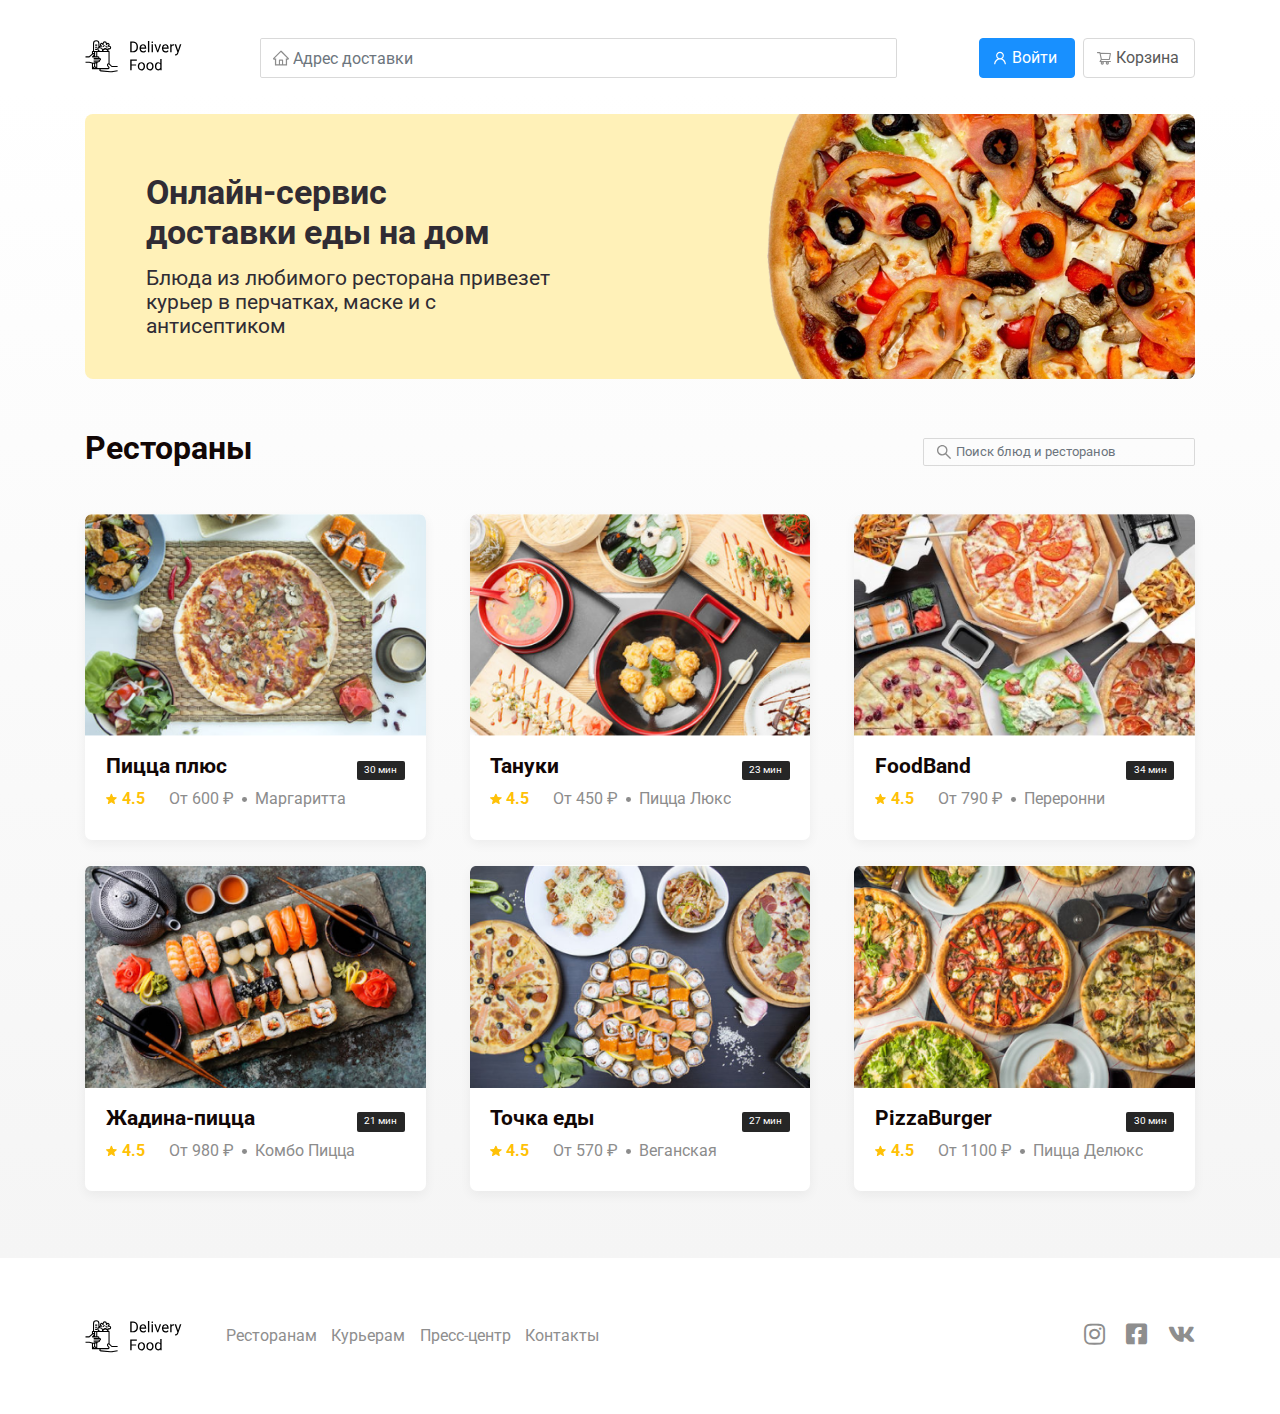
<file: index.html>
<!DOCTYPE html>
<html lang="en">
  <head>
    <meta charset="UTF-8" />
    <meta name="viewport" content="width=device-width, initial-scale=1.0" />
    <link
      rel="stylesheet"
      href="https://stackpath.bootstrapcdn.com/bootstrap/4.5.2/css/bootstrap.min.css"
    />
    <link rel="stylesheet" href="css/style.css" />
    <link
      href="https://fonts.googleapis.com/css2?family=Roboto:wght@400;700&display=swap"
      rel="stylesheet"
    />
    <link href="https://use.fontawesome.com/releases/v5.15.1/css/all.css" rel="stylesheet">
    <script
      src="https://code.jquery.com/jquery-3.5.1.slim.min.js"
      defer
    ></script>
    <script
      src="https://cdn.jsdelivr.net/npm/popper.js@1.16.1/dist/umd/popper.min.js"
      defer
    ></script>
    <script
      src="https://stackpath.bootstrapcdn.com/bootstrap/4.5.2/js/bootstrap.min.js"
      defer
    ></script>
    <script src="js/cart.js" defer></script>
    <title>Delivery food - доставка еды на дом</title>
  </head>
  <body>
    <article>
      <header class="container-xl">
        <div class="row">
          <div class="col">
            <nav class="d-flex flex-wrap justify-content-between menu">
              <a href="https://ilya-artdesigner.github.io/delivery-food/index.html" class="logo"> <!-- change to /page on own host -->
                <svg width="101" height="37" fill="none">
                  <path
                    d="M12.279 6.563h-2.14v1.07h2.14v-1.07zM12.279 8.702h-2.14v1.07h2.14v-1.07zM12.279 10.841h-2.14v1.07h2.14v-1.07zM19.766 7.098h-1.07a1.07 1.07 0 01-1.07 1.07v1.069a2.142 2.142 0 002.14-2.14zM22.44 9.771v-1.07a1.07 1.07 0 01-1.07-1.069H20.3a2.142 2.142 0 002.14 2.14z"
                    fill="#000"
                  />
                  <path
                    d="M28.055 33.05a10.17 10.17 0 01-2.738.123l-9.299-.846a.583.583 0 01.053-1.164h7.17a1.34 1.34 0 001.338-1.338v-.013c0-.28-.092-.554-.26-.779l-1.225-1.632a.603.603 0 01-.12-.36v-.091a.6.6 0 011.024-.424l2.342 2.341a.536.536 0 00.378.157h5.883v-1.07h-5.662l-2.184-2.185a1.701 1.701 0 00-.176-.152V13.515a.535.535 0 00-.535-.535h-.535v-1.604h.802a1.871 1.871 0 100-3.744h-.055a1.67 1.67 0 00-2.36-2.343 2.14 2.14 0 00-4.26 0 1.67 1.67 0 00-2.36 2.343h-.056c-.277 0-.552.062-.802.181v-2.32a3.209 3.209 0 10-6.418 0v7.487h-.534a.535.535 0 00-.535.535v2.352l-2.872 2.461H.513v1.07h3.744a.535.535 0 00.348-.129l3.1-2.657a1.76 1.76 0 011.143-.423.222.222 0 01.157.378l-1.918 1.918a.535.535 0 00.379.913h5.615a.267.267 0 010 .535H9.07a.535.535 0 000 1.07h5.615a.267.267 0 110 .534H9.07a.535.535 0 000 1.07h4.546a.267.267 0 010 .534H9.07a.535.535 0 100 1.07h2.64a.033.033 0 01.025.054.034.034 0 01-.02.012l-3.673.46-3.638-1.04a.534.534 0 00-.147-.02H.513v1.069h3.669l2.749.785v5.097h.001a.53.53 0 00.534.535h7.059a1.652 1.652 0 001.396 2.23l9.299.845a11.139 11.139 0 003.026-.135l4.45-.809-.19-1.052-4.451.809zM13.348 10.841a.535.535 0 01.535-.535h1.07a2.141 2.141 0 012.139 2.14.536.536 0 01-.535.534h-1.07a2.141 2.141 0 01-2.139-2.139zm1.872-2.14h1.337a.535.535 0 00.378-.912l-.802-.802a.599.599 0 11.848-.848l.802.802a.535.535 0 00.913-.378v-1.07a1.07 1.07 0 012.14 0v1.07a.535.535 0 00.912.378l.802-.802a.6.6 0 01.848.848l-.802.802a.534.534 0 00.378.913h1.337a.802.802 0 010 1.604h-1.337a.534.534 0 00-.534.535v.285a3.202 3.202 0 00-4.481.199 3.214 3.214 0 00-3.006-2.088h-.488a.804.804 0 01.755-.535zm7.152 4.28h-4.143a2.14 2.14 0 014.143 0zM9.07 5.492a2.14 2.14 0 114.278 0V9.33a1.607 1.607 0 00-1.07 1.512c0 .79.292 1.552.82 2.14H9.07V5.492zm1.07 8.557h1.07v4.278h-1.07V14.05zm-1.292 1.07c-.287 0-.573.044-.848.13v-1.2h1.07v1.09a1.295 1.295 0 00-.222-.02zm.222 2.895v.313h-.313l.313-.313zm1.07 7.537l1.07-.134v3.92l-1.07-1.07v-2.716zm-2.073.26l1.003-.126v2.582L8 29.338v-3.523a.545.545 0 00.067-.004zm.69 4.282l.848-.849.848.849H8.757zm3.522-4.906a1.104 1.104 0 00.534-.944v-.033h.803a1.338 1.338 0 001.305-1.625 1.337 1.337 0 00-.236-2.653h-.294a1.338 1.338 0 00-1.31-1.605h-.802V14.05h11.23v11.232a1.671 1.671 0 00-1.604 1.668v.091c0 .362.118.713.334 1.002l1.225 1.632a.23.23 0 01.046.137v.013a.268.268 0 01-.268.269H12.279v-4.906zM45.238 14.284V3.62h3.01c.928 0 1.748.205 2.461.616.713.41 1.262.993 1.648 1.75.39.757.588 1.626.593 2.607v.682c0 1.005-.195 1.887-.586 2.644a4.068 4.068 0 01-1.662 1.743c-.718.405-1.555.613-2.512.622h-2.952zm1.406-9.506v8.357h1.48c1.084 0 1.926-.337 2.526-1.011.606-.674.909-1.634.909-2.879v-.622c0-1.211-.286-2.151-.857-2.82-.567-.674-1.372-1.016-2.417-1.025h-1.641zm11.514 9.653c-1.075 0-1.949-.352-2.622-1.055-.674-.708-1.011-1.653-1.011-2.834v-.25c0-.785.149-1.486.447-2.101.302-.62.722-1.104 1.26-1.45a3.17 3.17 0 011.757-.528c1.03 0 1.831.34 2.403 1.018.57.679.856 1.65.856 2.915v.564H55.88c.02.781.246 1.414.681 1.897.44.479.996.718 1.67.718.478 0 .884-.098 1.216-.293.332-.195.622-.454.871-.776l.828.644c-.664 1.02-1.66 1.53-2.988 1.53zm-.169-7.105c-.547 0-1.006.2-1.377.601-.37.395-.6.952-.688 1.67h3.97v-.103c-.04-.688-.225-1.22-.557-1.596-.332-.381-.781-.572-1.348-.572zm6.306 6.958H62.94V3.034h1.355v11.25zm3.648 0h-1.355V6.36h1.355v7.924zM66.478 4.258c0-.22.066-.406.198-.557.136-.151.337-.227.6-.227.264 0 .464.076.601.227a.8.8 0 01.205.557c0 .22-.068.402-.205.549-.137.146-.337.22-.6.22-.264 0-.465-.074-.601-.22a.79.79 0 01-.198-.55zm6.255 8.188l1.963-6.086h1.384l-2.842 7.924h-1.032L69.335 6.36h1.384l2.014 6.086zm7.837 1.985c-1.074 0-1.948-.352-2.622-1.055-.674-.708-1.011-1.653-1.011-2.834v-.25c0-.785.149-1.486.447-2.101.302-.62.722-1.104 1.26-1.45a3.169 3.169 0 011.757-.528c1.03 0 1.831.34 2.403 1.018.571.679.857 1.65.857 2.915v.564h-5.369c.02.781.247 1.414.681 1.897.44.479.996.718 1.67.718.479 0 .884-.098 1.216-.293.332-.195.622-.454.872-.776l.827.644c-.664 1.02-1.66 1.53-2.988 1.53zM80.4 7.326c-.546 0-1.005.2-1.377.601-.37.395-.6.952-.688 1.67h3.97v-.103c-.04-.688-.225-1.22-.557-1.596-.332-.381-.781-.572-1.348-.572zm8.665.25a4.06 4.06 0 00-.667-.052c-.888 0-1.491.379-1.809 1.135v5.625h-1.355V6.36h1.319l.022.915c.444-.708 1.074-1.062 1.89-1.062.263 0 .463.034.6.103v1.26zm3.977 4.724l1.846-5.94h1.45l-3.186 9.147c-.493 1.319-1.277 1.978-2.351 1.978l-.257-.022-.505-.095v-1.099l.366.03c.46 0 .816-.093 1.07-.279.258-.185.47-.525.637-1.018l.3-.806-2.827-7.836h1.48l1.977 5.94zM51.119 27.575h-4.475v4.71h-1.406V21.62h6.606v1.158h-5.2v3.647h4.475v1.15zm1.677.674c0-.777.152-1.475.455-2.095.307-.62.732-1.099 1.274-1.436.547-.336 1.17-.505 1.868-.505 1.079 0 1.95.374 2.614 1.12.67.748 1.004 1.741 1.004 2.982v.095c0 .771-.15 1.465-.447 2.08a3.338 3.338 0 01-1.267 1.428c-.547.342-1.177.513-1.89.513-1.074 0-1.946-.374-2.614-1.12-.665-.748-.997-1.737-.997-2.967v-.095zm1.363.16c0 .88.202 1.585.608 2.118.41.532.957.798 1.64.798.689 0 1.236-.269 1.64-.806.406-.542.609-1.299.609-2.27 0-.87-.208-1.572-.623-2.11-.41-.542-.957-.813-1.64-.813-.67 0-1.209.267-1.62.799-.41.532-.614 1.294-.614 2.285zm7.192-.16c0-.777.151-1.475.454-2.095.308-.62.733-1.099 1.275-1.436.547-.336 1.169-.505 1.867-.505 1.08 0 1.95.374 2.615 1.12.669.748 1.003 1.741 1.003 2.982v.095c0 .771-.148 1.465-.446 2.08a3.338 3.338 0 01-1.267 1.428c-.547.342-1.177.513-1.89.513-1.074 0-1.946-.374-2.615-1.12-.664-.748-.996-1.737-.996-2.967v-.095zm1.362.16c0 .88.203 1.585.608 2.118.41.532.957.798 1.64.798.69 0 1.236-.269 1.642-.806.405-.542.607-1.299.607-2.27 0-.87-.207-1.572-.622-2.11-.41-.542-.957-.813-1.64-.813-.67 0-1.21.267-1.62.799-.41.532-.615 1.294-.615 2.285zm7.222-.153c0-1.216.288-2.192.864-2.93.576-.742 1.33-1.113 2.263-1.113.928 0 1.663.317 2.205.952v-4.13h1.355v11.25h-1.245l-.066-.85c-.542.664-1.296.996-2.263.996-.918 0-1.668-.376-2.249-1.128-.576-.752-.864-1.733-.864-2.944v-.103zm1.355.154c0 .898.186 1.601.557 2.11.37.507.884.761 1.538.761.86 0 1.487-.386 1.882-1.157v-3.64c-.405-.748-1.028-1.121-1.868-1.121-.664 0-1.181.256-1.552.769s-.557 1.272-.557 2.278z"
                    fill="#000"
                  />
                </svg>
              </a>
              <input
                class="form-control input input-address"
                type="text"
                placeholder="Адрес доставки"
              />
              <div class="d-flex justify-content-between">
                <button class="btn btn-primary">
                  <img src="./img/user.svg" alt="user-icon" class="icon" /><span class="btn-caption">Войти</span>
                </button>
                <button class="btn btn-outline-secondary" id="cart">
                  <img
                    src="./img/cart.svg"
                    alt="cart-icon"
                    class="icon"
                  /><span class="btn-caption">Корзина</span>
                </button>
              </div>
            </nav>
          </div>
        </div>
      </header>
      <main>
        <div class="container-xl">
          <div class="row">
            <div class="col">
              <section class="promo">
                <div class="promo-text">
                  <h1>Онлайн-сервис доставки еды на дом</h1>
                  <p>
                    Блюда из любимого ресторана привезет курьер в перчатках,
                    маске и с антисептиком
                  </p>
                </div>
              </section>
            </div>
          </div>
          <div class="row">
            <div class="col">
              <section class="restaurants">
                <header
                  class="d-flex flex-wrap justify-content-between align-items-center"
                >
                  <h1>Рестораны</h1>
                  <input
                    type="text"
                    class="form-control input input-goods"
                    placeholder="Поиск блюд и ресторанов"
                  />
                </header>
                <section class="cards d-flex flex-wrap justify-content-between">
                  <article class="item-card">
                    <a href="https://ilya-artdesigner.github.io/delivery-food/restaurant.html"> <!-- change to /page on own host -->
                      <img class="good-img" src="./img/card-1.png" alt="" />
                      <div class="item-box">
                        <header
                          class="d-flex justify-content-between align-items-center"
                        >
                          <h2>Пицца плюс</h2>
                          <span class="time-box text-center">30 мин</span>
                        </header>
                        <section
                          class="d-flex flex-wrap align-items-center goods-info"
                        >
                          <span class="d-flex align-items-center rating">
                            <img src="./img/star.svg" alt="star" />
                            4.5
                          </span>
                            <span class="price">От 600 ₽</span>
                            <p class="category">Маргаритта</p>
                        </section>
                      </div>
                    </a>
                  </article>
                  <article class="item-card">
                    <a href="https://ilya-artdesigner.github.io/delivery-food/restaurant.html"> <!-- change to /page on own host -->
                      <img class="good-img" src="./img/card-2.png" alt="" />
                      <div class="item-box">
                        <header
                          class="d-flex justify-content-between align-items-center"
                        >
                          <h2>Тануки</h2>
                          <span class="time-box text-center">23 мин</span>
                        </header>
                        <section class="d-flex flex-wrap align-items-center goods-info">
                          <span class="d-inline-flex align-items-center rating">
                            <img src="./img/star.svg" alt="star" />
                            4.5
                          </span>
                            <span class="price">От 450 ₽</span>
                            <p class="category">Пицца Люкс</p>
                        </section>
                      </div>
                    </a>
                  </article>
                  <article class="item-card">
                    <a href="https://ilya-artdesigner.github.io/delivery-food/restaurant.html"> <!-- change to /page on own host -->
                      <img class="good-img" src="./img/card-3.png" alt="" />
                      <div class="item-box">
                        <header
                          class="d-flex justify-content-between align-items-center"
                        >
                          <h2>FoodBand</h2>
                          <span class="time-box text-center">34 мин</span>
                        </header>
                        <section class="d-flex flex-wrap align-items-center goods-info">
                          <span class="d-inline-flex align-items-center rating">
                            <img src="./img/star.svg" alt="star" />
                            4.5
                          </span>
                            <span class="price">От 790 ₽</span>
                            <p class="category">Переронни</p>
                        </section>
                      </div>
                    </a>
                  </article>
                  <article class="item-card">
                    <a href="https://ilya-artdesigner.github.io/delivery-food/restaurant.html"> <!-- change to /page on own host -->
                      <img class="good-img" src="./img/card-4.png" alt="" />
                      <div class="item-box">
                        <header
                          class="d-flex justify-content-between align-items-center"
                        >
                          <h2>Жадина-пицца</h2>
                          <span class="time-box text-center">21 мин</span>
                        </header>
                        <section class="d-flex flex-wrap align-items-center goods-info">
                          <span class="d-inline-flex align-items-center rating">
                            <img src="./img/star.svg" alt="star" />
                            4.5
                          </span>
                            <span class="price">От 980 ₽</span>
                            <p class="category">Комбо Пицца</p>
                        </section>
                      </div>
                    </a>
                    </article>
                  <article class="item-card">
                    <a href="https://ilya-artdesigner.github.io/delivery-food/restaurant.html"> <!-- change to /page on own host -->
                      <img class="good-img" src="./img/card-5.png" alt="" />
                      <div class="item-box">
                        <header
                          class="d-flex justify-content-between align-items-center"
                        >
                          <h2>Точка еды</h2>
                          <span class="time-box text-center">27 мин</span>
                        </header>
                        <section class="d-flex flex-wrap align-items-center goods-info">
                          <span class="d-inline-flex align-items-center rating">
                            <img src="./img/star.svg" alt="star" />
                            4.5
                          </span>
                            <span class="price">От 570 ₽</span>
                            <p class="category">Веганская</p>
                        </section>
                      </div>
                    </a>
                  </article>
                  <article class="item-card">
                    <a href="https://ilya-artdesigner.github.io/delivery-food/restaurant.html"> <!-- change to /page on own host -->
                      <img class="good-img" src="./img/card-6.png" alt="" />
                      <div class="item-box">
                        <header
                          class="d-flex justify-content-between align-items-center"
                        >
                          <h2>PizzaBurger</h2>
                          <span class="time-box text-center">30 мин</span>
                        </header>
                        <section class="d-flex flex-wrap align-items-center goods-info">
                          <span class="d-inline-flex align-items-center rating">
                            <img src="./img/star.svg" alt="star" />
                            4.5
                          </span>
                          <span class="price">От 1100 ₽</span>
                          <p class="category">Пицца Делюкс</p>
                        </section>
                      </div>
                    </a>
                  </article>
                </section>
              </section>
            </div>
          </div>
        </div>
      </main>
      <footer class="container-xl">
        <div class="row">
          <div class="col">
            <div class="d-flex flex-wrap justify-content-between align-items-center">
              <nav class="d-inline-flex flex-wrap align-items-center footer-nav">
                <a href="https://ilya-artdesigner.github.io/delivery-food/index.html" class="logo"> <!-- change to /page on own host -->
                  <svg width="101" height="37" fill="none">
                    <path
                      d="M12.279 6.563h-2.14v1.07h2.14v-1.07zM12.279 8.702h-2.14v1.07h2.14v-1.07zM12.279 10.841h-2.14v1.07h2.14v-1.07zM19.766 7.098h-1.07a1.07 1.07 0 01-1.07 1.07v1.069a2.142 2.142 0 002.14-2.14zM22.44 9.771v-1.07a1.07 1.07 0 01-1.07-1.069H20.3a2.142 2.142 0 002.14 2.14z"
                      fill="#000" />
                    <path
                      d="M28.055 33.05a10.17 10.17 0 01-2.738.123l-9.299-.846a.583.583 0 01.053-1.164h7.17a1.34 1.34 0 001.338-1.338v-.013c0-.28-.092-.554-.26-.779l-1.225-1.632a.603.603 0 01-.12-.36v-.091a.6.6 0 011.024-.424l2.342 2.341a.536.536 0 00.378.157h5.883v-1.07h-5.662l-2.184-2.185a1.701 1.701 0 00-.176-.152V13.515a.535.535 0 00-.535-.535h-.535v-1.604h.802a1.871 1.871 0 100-3.744h-.055a1.67 1.67 0 00-2.36-2.343 2.14 2.14 0 00-4.26 0 1.67 1.67 0 00-2.36 2.343h-.056c-.277 0-.552.062-.802.181v-2.32a3.209 3.209 0 10-6.418 0v7.487h-.534a.535.535 0 00-.535.535v2.352l-2.872 2.461H.513v1.07h3.744a.535.535 0 00.348-.129l3.1-2.657a1.76 1.76 0 011.143-.423.222.222 0 01.157.378l-1.918 1.918a.535.535 0 00.379.913h5.615a.267.267 0 010 .535H9.07a.535.535 0 000 1.07h5.615a.267.267 0 110 .534H9.07a.535.535 0 000 1.07h4.546a.267.267 0 010 .534H9.07a.535.535 0 100 1.07h2.64a.033.033 0 01.025.054.034.034 0 01-.02.012l-3.673.46-3.638-1.04a.534.534 0 00-.147-.02H.513v1.069h3.669l2.749.785v5.097h.001a.53.53 0 00.534.535h7.059a1.652 1.652 0 001.396 2.23l9.299.845a11.139 11.139 0 003.026-.135l4.45-.809-.19-1.052-4.451.809zM13.348 10.841a.535.535 0 01.535-.535h1.07a2.141 2.141 0 012.139 2.14.536.536 0 01-.535.534h-1.07a2.141 2.141 0 01-2.139-2.139zm1.872-2.14h1.337a.535.535 0 00.378-.912l-.802-.802a.599.599 0 11.848-.848l.802.802a.535.535 0 00.913-.378v-1.07a1.07 1.07 0 012.14 0v1.07a.535.535 0 00.912.378l.802-.802a.6.6 0 01.848.848l-.802.802a.534.534 0 00.378.913h1.337a.802.802 0 010 1.604h-1.337a.534.534 0 00-.534.535v.285a3.202 3.202 0 00-4.481.199 3.214 3.214 0 00-3.006-2.088h-.488a.804.804 0 01.755-.535zm7.152 4.28h-4.143a2.14 2.14 0 014.143 0zM9.07 5.492a2.14 2.14 0 114.278 0V9.33a1.607 1.607 0 00-1.07 1.512c0 .79.292 1.552.82 2.14H9.07V5.492zm1.07 8.557h1.07v4.278h-1.07V14.05zm-1.292 1.07c-.287 0-.573.044-.848.13v-1.2h1.07v1.09a1.295 1.295 0 00-.222-.02zm.222 2.895v.313h-.313l.313-.313zm1.07 7.537l1.07-.134v3.92l-1.07-1.07v-2.716zm-2.073.26l1.003-.126v2.582L8 29.338v-3.523a.545.545 0 00.067-.004zm.69 4.282l.848-.849.848.849H8.757zm3.522-4.906a1.104 1.104 0 00.534-.944v-.033h.803a1.338 1.338 0 001.305-1.625 1.337 1.337 0 00-.236-2.653h-.294a1.338 1.338 0 00-1.31-1.605h-.802V14.05h11.23v11.232a1.671 1.671 0 00-1.604 1.668v.091c0 .362.118.713.334 1.002l1.225 1.632a.23.23 0 01.046.137v.013a.268.268 0 01-.268.269H12.279v-4.906zM45.238 14.284V3.62h3.01c.928 0 1.748.205 2.461.616.713.41 1.262.993 1.648 1.75.39.757.588 1.626.593 2.607v.682c0 1.005-.195 1.887-.586 2.644a4.068 4.068 0 01-1.662 1.743c-.718.405-1.555.613-2.512.622h-2.952zm1.406-9.506v8.357h1.48c1.084 0 1.926-.337 2.526-1.011.606-.674.909-1.634.909-2.879v-.622c0-1.211-.286-2.151-.857-2.82-.567-.674-1.372-1.016-2.417-1.025h-1.641zm11.514 9.653c-1.075 0-1.949-.352-2.622-1.055-.674-.708-1.011-1.653-1.011-2.834v-.25c0-.785.149-1.486.447-2.101.302-.62.722-1.104 1.26-1.45a3.17 3.17 0 011.757-.528c1.03 0 1.831.34 2.403 1.018.57.679.856 1.65.856 2.915v.564H55.88c.02.781.246 1.414.681 1.897.44.479.996.718 1.67.718.478 0 .884-.098 1.216-.293.332-.195.622-.454.871-.776l.828.644c-.664 1.02-1.66 1.53-2.988 1.53zm-.169-7.105c-.547 0-1.006.2-1.377.601-.37.395-.6.952-.688 1.67h3.97v-.103c-.04-.688-.225-1.22-.557-1.596-.332-.381-.781-.572-1.348-.572zm6.306 6.958H62.94V3.034h1.355v11.25zm3.648 0h-1.355V6.36h1.355v7.924zM66.478 4.258c0-.22.066-.406.198-.557.136-.151.337-.227.6-.227.264 0 .464.076.601.227a.8.8 0 01.205.557c0 .22-.068.402-.205.549-.137.146-.337.22-.6.22-.264 0-.465-.074-.601-.22a.79.79 0 01-.198-.55zm6.255 8.188l1.963-6.086h1.384l-2.842 7.924h-1.032L69.335 6.36h1.384l2.014 6.086zm7.837 1.985c-1.074 0-1.948-.352-2.622-1.055-.674-.708-1.011-1.653-1.011-2.834v-.25c0-.785.149-1.486.447-2.101.302-.62.722-1.104 1.26-1.45a3.169 3.169 0 011.757-.528c1.03 0 1.831.34 2.403 1.018.571.679.857 1.65.857 2.915v.564h-5.369c.02.781.247 1.414.681 1.897.44.479.996.718 1.67.718.479 0 .884-.098 1.216-.293.332-.195.622-.454.872-.776l.827.644c-.664 1.02-1.66 1.53-2.988 1.53zM80.4 7.326c-.546 0-1.005.2-1.377.601-.37.395-.6.952-.688 1.67h3.97v-.103c-.04-.688-.225-1.22-.557-1.596-.332-.381-.781-.572-1.348-.572zm8.665.25a4.06 4.06 0 00-.667-.052c-.888 0-1.491.379-1.809 1.135v5.625h-1.355V6.36h1.319l.022.915c.444-.708 1.074-1.062 1.89-1.062.263 0 .463.034.6.103v1.26zm3.977 4.724l1.846-5.94h1.45l-3.186 9.147c-.493 1.319-1.277 1.978-2.351 1.978l-.257-.022-.505-.095v-1.099l.366.03c.46 0 .816-.093 1.07-.279.258-.185.47-.525.637-1.018l.3-.806-2.827-7.836h1.48l1.977 5.94zM51.119 27.575h-4.475v4.71h-1.406V21.62h6.606v1.158h-5.2v3.647h4.475v1.15zm1.677.674c0-.777.152-1.475.455-2.095.307-.62.732-1.099 1.274-1.436.547-.336 1.17-.505 1.868-.505 1.079 0 1.95.374 2.614 1.12.67.748 1.004 1.741 1.004 2.982v.095c0 .771-.15 1.465-.447 2.08a3.338 3.338 0 01-1.267 1.428c-.547.342-1.177.513-1.89.513-1.074 0-1.946-.374-2.614-1.12-.665-.748-.997-1.737-.997-2.967v-.095zm1.363.16c0 .88.202 1.585.608 2.118.41.532.957.798 1.64.798.689 0 1.236-.269 1.64-.806.406-.542.609-1.299.609-2.27 0-.87-.208-1.572-.623-2.11-.41-.542-.957-.813-1.64-.813-.67 0-1.209.267-1.62.799-.41.532-.614 1.294-.614 2.285zm7.192-.16c0-.777.151-1.475.454-2.095.308-.62.733-1.099 1.275-1.436.547-.336 1.169-.505 1.867-.505 1.08 0 1.95.374 2.615 1.12.669.748 1.003 1.741 1.003 2.982v.095c0 .771-.148 1.465-.446 2.08a3.338 3.338 0 01-1.267 1.428c-.547.342-1.177.513-1.89.513-1.074 0-1.946-.374-2.615-1.12-.664-.748-.996-1.737-.996-2.967v-.095zm1.362.16c0 .88.203 1.585.608 2.118.41.532.957.798 1.64.798.69 0 1.236-.269 1.642-.806.405-.542.607-1.299.607-2.27 0-.87-.207-1.572-.622-2.11-.41-.542-.957-.813-1.64-.813-.67 0-1.21.267-1.62.799-.41.532-.615 1.294-.615 2.285zm7.222-.153c0-1.216.288-2.192.864-2.93.576-.742 1.33-1.113 2.263-1.113.928 0 1.663.317 2.205.952v-4.13h1.355v11.25h-1.245l-.066-.85c-.542.664-1.296.996-2.263.996-.918 0-1.668-.376-2.249-1.128-.576-.752-.864-1.733-.864-2.944v-.103zm1.355.154c0 .898.186 1.601.557 2.11.37.507.884.761 1.538.761.86 0 1.487-.386 1.882-1.157v-3.64c-.405-.748-1.028-1.121-1.868-1.121-.664 0-1.181.256-1.552.769s-.557 1.272-.557 2.278z"
                      fill="#000" />
                  </svg>
                </a>
                <ul class="d-inline-flex nav-links">
                  <li>
                    <a class="nav-link" href="#"  role="button">Ресторанам</a>
                  </li>
                  <li>
                    <a class="nav-link" href="#" role="button">Курьерам</a>
                  </li>
                  <li>
                    <a class="nav-link" href="#" role="button">Пресс-центр</a>
                  </li>
                  <li>
                    <a class="nav-link" href="#" role="button">Контакты</a>
                  </li>
                </ul>
              </nav>
              <div class="d-flex justify-content-between social">
                <a href="https://www.instagram.com/" target="_blank"><i class="fab fa-instagram"></i></a>
                <a href="https://www.facebook.com/" target="_blank"><i class="fab fa-facebook-square"></i></a>
                <a href="https://vk.com/" target="_blank"><i class="fab fa-vk"></i></a>
              </div>
            </div>
          </div>
        </div>
      </footer>
      <section class="modal-cart">
        <!-- <div class="modal" tabindex="-1">
                <div class="modal-dialog">
                  <div class="modal-content">
                    <div class="modal-header">
                      <h5 class="modal-title">Корзина</h5>
                      <button type="button" class="close">&times;</button>
                    </div>
                    <div class="modal-body">
                      <section class="d-flex justify-content-between align-items-center good-item">
                        <span class="item-name">Ролл угорь стандарт</span>
                        <span class="item-price">250 ₽</span>
                        <div class="d-flex justify-content-between align-items-center counter">
                          <button class="btn btn-outline-primary">&#8722;</button>
                          <span class="item-number">1</span>
                          <button class="btn btn-outline-primary">&#43;</button>
                        </div>
                      </section>
                      <section class="d-flex justify-content-between align-items-center good-item">
                        <span class="item-name">Ролл угорь стандарт</span>
                        <span class="item-price">250 ₽</span>
                        <div class="d-flex justify-content-between align-items-center counter">
                          <button class="btn btn-outline-primary">&#8722;</button>
                          <span class="item-number">1</span>
                          <button class="btn btn-outline-primary">&#43;</button>
                        </div>
                      </section>
                      <section class="d-flex justify-content-between align-items-center good-item">
                        <span class="item-name">Ролл угорь стандарт</span>
                        <span class="item-price">250 ₽</span>
                        <div class="d-flex justify-content-between align-items-center counter">
                          <button class="btn btn-outline-primary">&#8722;</button>
                          <span class="item-number">1</span>
                          <button class="btn btn-outline-primary">&#43;</button>
                        </div>
                      </section>
                      <section class="d-flex justify-content-between align-items-center good-item">
                        <span class="item-name">Ролл угорь стандарт</span>
                        <span class="item-price">250 ₽</span>
                        <div class="d-flex justify-content-between align-items-center counter">
                          <button class="btn btn-outline-primary">&#8722;</button>
                          <span class="item-number">1</span>
                          <button class="btn btn-outline-primary">&#43;</button>
                        </div>
                      </section>
                      <section class="d-flex justify-content-between align-items-center good-item">
                        <span class="item-name">Ролл угорь стандарт</span>
                        <span class="item-price">250 ₽</span>
                        <div class="d-flex justify-content-between align-items-center counter">
                          <button class="btn btn-outline-primary">&#8722;</button>
                          <span class="item-number">1</span>
                          <button class="btn btn-outline-primary">&#43;</button>
                        </div>
                      </section>
                    </div>
                    <div class="modal-footer d-flex justify-content-between align-items">
                      <span class="time-box d-flex justify-content-center align-items-center cart-sum"><span class="sum">1255 ₽</span></span>
                      <section class="d-flex justify-content-between buttons">
                        <button class="btn btn-primary">Оформить заказ</button>
                        <button class="btn btn-outline-secondary" id="cancel">Отмена</button>
                      </section>
                    </div>
                  </div>
                </div>
              </div> -->
      </section>
    </article>
  </body>
</html>
</file>
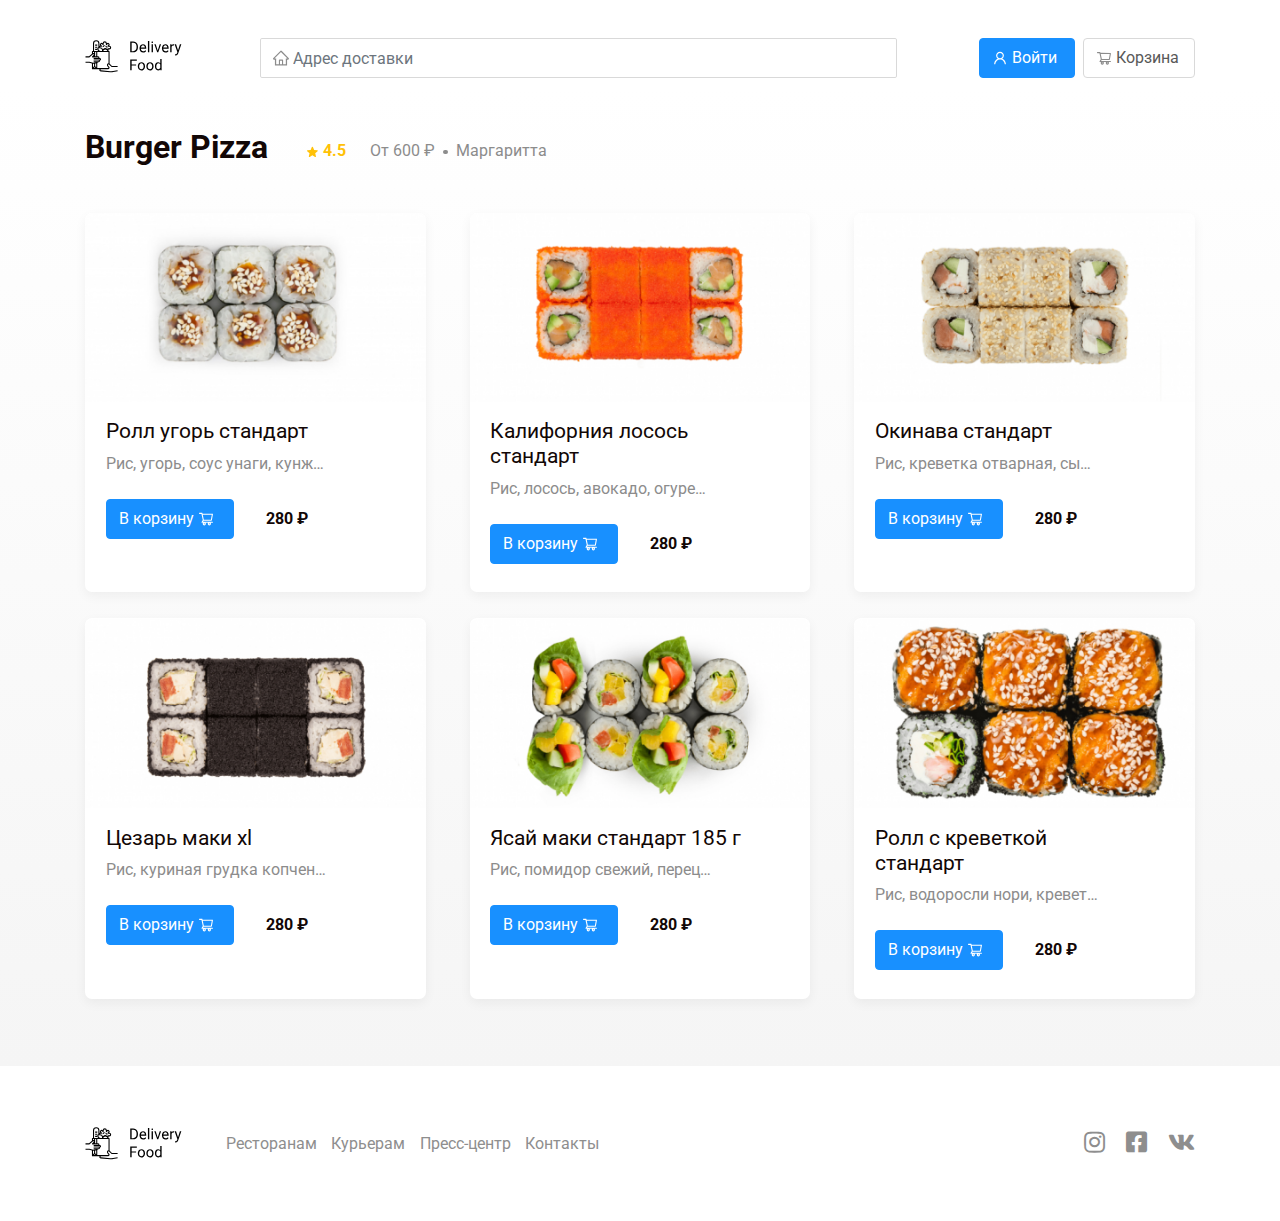
<file: restaurant.html>
<!DOCTYPE html>
<html lang="en">
  <head>
    <meta charset="UTF-8" />
    <meta name="viewport" content="width=device-width, initial-scale=1.0" />
    <link
      rel="stylesheet"
      href="https://stackpath.bootstrapcdn.com/bootstrap/4.5.2/css/bootstrap.min.css"
    />
    <link rel="stylesheet" href="css/style.css" />
    <link
      href="https://fonts.googleapis.com/css2?family=Roboto:wght@400;700&display=swap"
      rel="stylesheet"
    />
    <link href="https://use.fontawesome.com/releases/v5.15.1/css/all.css" rel="stylesheet">
    <script
      src="https://code.jquery.com/jquery-3.5.1.slim.min.js"
      defer
    ></script>
    <script
      src="https://cdn.jsdelivr.net/npm/popper.js@1.16.1/dist/umd/popper.min.js"
      defer
    ></script>
    <script
      src="https://stackpath.bootstrapcdn.com/bootstrap/4.5.2/js/bootstrap.min.js"
      defer
    ></script>
    <script src="js/cart.js" defer></script>
    <title>Delivery food - доставка еды на дом</title>
  </head>
  <body>
    <article>
      <header class="container-xl">
        <div class="row">
          <div class="col">
            <nav class="d-flex flex-wrap justify-content-between menu">
              <a href="https://ilya-artdesigner.github.io/delivery-food/index.html" class="logo"> <!-- change to /page on own host -->
                <svg width="101" height="37" fill="none">
                  <path
                    d="M12.279 6.563h-2.14v1.07h2.14v-1.07zM12.279 8.702h-2.14v1.07h2.14v-1.07zM12.279 10.841h-2.14v1.07h2.14v-1.07zM19.766 7.098h-1.07a1.07 1.07 0 01-1.07 1.07v1.069a2.142 2.142 0 002.14-2.14zM22.44 9.771v-1.07a1.07 1.07 0 01-1.07-1.069H20.3a2.142 2.142 0 002.14 2.14z"
                    fill="#000"
                  />
                  <path
                    d="M28.055 33.05a10.17 10.17 0 01-2.738.123l-9.299-.846a.583.583 0 01.053-1.164h7.17a1.34 1.34 0 001.338-1.338v-.013c0-.28-.092-.554-.26-.779l-1.225-1.632a.603.603 0 01-.12-.36v-.091a.6.6 0 011.024-.424l2.342 2.341a.536.536 0 00.378.157h5.883v-1.07h-5.662l-2.184-2.185a1.701 1.701 0 00-.176-.152V13.515a.535.535 0 00-.535-.535h-.535v-1.604h.802a1.871 1.871 0 100-3.744h-.055a1.67 1.67 0 00-2.36-2.343 2.14 2.14 0 00-4.26 0 1.67 1.67 0 00-2.36 2.343h-.056c-.277 0-.552.062-.802.181v-2.32a3.209 3.209 0 10-6.418 0v7.487h-.534a.535.535 0 00-.535.535v2.352l-2.872 2.461H.513v1.07h3.744a.535.535 0 00.348-.129l3.1-2.657a1.76 1.76 0 011.143-.423.222.222 0 01.157.378l-1.918 1.918a.535.535 0 00.379.913h5.615a.267.267 0 010 .535H9.07a.535.535 0 000 1.07h5.615a.267.267 0 110 .534H9.07a.535.535 0 000 1.07h4.546a.267.267 0 010 .534H9.07a.535.535 0 100 1.07h2.64a.033.033 0 01.025.054.034.034 0 01-.02.012l-3.673.46-3.638-1.04a.534.534 0 00-.147-.02H.513v1.069h3.669l2.749.785v5.097h.001a.53.53 0 00.534.535h7.059a1.652 1.652 0 001.396 2.23l9.299.845a11.139 11.139 0 003.026-.135l4.45-.809-.19-1.052-4.451.809zM13.348 10.841a.535.535 0 01.535-.535h1.07a2.141 2.141 0 012.139 2.14.536.536 0 01-.535.534h-1.07a2.141 2.141 0 01-2.139-2.139zm1.872-2.14h1.337a.535.535 0 00.378-.912l-.802-.802a.599.599 0 11.848-.848l.802.802a.535.535 0 00.913-.378v-1.07a1.07 1.07 0 012.14 0v1.07a.535.535 0 00.912.378l.802-.802a.6.6 0 01.848.848l-.802.802a.534.534 0 00.378.913h1.337a.802.802 0 010 1.604h-1.337a.534.534 0 00-.534.535v.285a3.202 3.202 0 00-4.481.199 3.214 3.214 0 00-3.006-2.088h-.488a.804.804 0 01.755-.535zm7.152 4.28h-4.143a2.14 2.14 0 014.143 0zM9.07 5.492a2.14 2.14 0 114.278 0V9.33a1.607 1.607 0 00-1.07 1.512c0 .79.292 1.552.82 2.14H9.07V5.492zm1.07 8.557h1.07v4.278h-1.07V14.05zm-1.292 1.07c-.287 0-.573.044-.848.13v-1.2h1.07v1.09a1.295 1.295 0 00-.222-.02zm.222 2.895v.313h-.313l.313-.313zm1.07 7.537l1.07-.134v3.92l-1.07-1.07v-2.716zm-2.073.26l1.003-.126v2.582L8 29.338v-3.523a.545.545 0 00.067-.004zm.69 4.282l.848-.849.848.849H8.757zm3.522-4.906a1.104 1.104 0 00.534-.944v-.033h.803a1.338 1.338 0 001.305-1.625 1.337 1.337 0 00-.236-2.653h-.294a1.338 1.338 0 00-1.31-1.605h-.802V14.05h11.23v11.232a1.671 1.671 0 00-1.604 1.668v.091c0 .362.118.713.334 1.002l1.225 1.632a.23.23 0 01.046.137v.013a.268.268 0 01-.268.269H12.279v-4.906zM45.238 14.284V3.62h3.01c.928 0 1.748.205 2.461.616.713.41 1.262.993 1.648 1.75.39.757.588 1.626.593 2.607v.682c0 1.005-.195 1.887-.586 2.644a4.068 4.068 0 01-1.662 1.743c-.718.405-1.555.613-2.512.622h-2.952zm1.406-9.506v8.357h1.48c1.084 0 1.926-.337 2.526-1.011.606-.674.909-1.634.909-2.879v-.622c0-1.211-.286-2.151-.857-2.82-.567-.674-1.372-1.016-2.417-1.025h-1.641zm11.514 9.653c-1.075 0-1.949-.352-2.622-1.055-.674-.708-1.011-1.653-1.011-2.834v-.25c0-.785.149-1.486.447-2.101.302-.62.722-1.104 1.26-1.45a3.17 3.17 0 011.757-.528c1.03 0 1.831.34 2.403 1.018.57.679.856 1.65.856 2.915v.564H55.88c.02.781.246 1.414.681 1.897.44.479.996.718 1.67.718.478 0 .884-.098 1.216-.293.332-.195.622-.454.871-.776l.828.644c-.664 1.02-1.66 1.53-2.988 1.53zm-.169-7.105c-.547 0-1.006.2-1.377.601-.37.395-.6.952-.688 1.67h3.97v-.103c-.04-.688-.225-1.22-.557-1.596-.332-.381-.781-.572-1.348-.572zm6.306 6.958H62.94V3.034h1.355v11.25zm3.648 0h-1.355V6.36h1.355v7.924zM66.478 4.258c0-.22.066-.406.198-.557.136-.151.337-.227.6-.227.264 0 .464.076.601.227a.8.8 0 01.205.557c0 .22-.068.402-.205.549-.137.146-.337.22-.6.22-.264 0-.465-.074-.601-.22a.79.79 0 01-.198-.55zm6.255 8.188l1.963-6.086h1.384l-2.842 7.924h-1.032L69.335 6.36h1.384l2.014 6.086zm7.837 1.985c-1.074 0-1.948-.352-2.622-1.055-.674-.708-1.011-1.653-1.011-2.834v-.25c0-.785.149-1.486.447-2.101.302-.62.722-1.104 1.26-1.45a3.169 3.169 0 011.757-.528c1.03 0 1.831.34 2.403 1.018.571.679.857 1.65.857 2.915v.564h-5.369c.02.781.247 1.414.681 1.897.44.479.996.718 1.67.718.479 0 .884-.098 1.216-.293.332-.195.622-.454.872-.776l.827.644c-.664 1.02-1.66 1.53-2.988 1.53zM80.4 7.326c-.546 0-1.005.2-1.377.601-.37.395-.6.952-.688 1.67h3.97v-.103c-.04-.688-.225-1.22-.557-1.596-.332-.381-.781-.572-1.348-.572zm8.665.25a4.06 4.06 0 00-.667-.052c-.888 0-1.491.379-1.809 1.135v5.625h-1.355V6.36h1.319l.022.915c.444-.708 1.074-1.062 1.89-1.062.263 0 .463.034.6.103v1.26zm3.977 4.724l1.846-5.94h1.45l-3.186 9.147c-.493 1.319-1.277 1.978-2.351 1.978l-.257-.022-.505-.095v-1.099l.366.03c.46 0 .816-.093 1.07-.279.258-.185.47-.525.637-1.018l.3-.806-2.827-7.836h1.48l1.977 5.94zM51.119 27.575h-4.475v4.71h-1.406V21.62h6.606v1.158h-5.2v3.647h4.475v1.15zm1.677.674c0-.777.152-1.475.455-2.095.307-.62.732-1.099 1.274-1.436.547-.336 1.17-.505 1.868-.505 1.079 0 1.95.374 2.614 1.12.67.748 1.004 1.741 1.004 2.982v.095c0 .771-.15 1.465-.447 2.08a3.338 3.338 0 01-1.267 1.428c-.547.342-1.177.513-1.89.513-1.074 0-1.946-.374-2.614-1.12-.665-.748-.997-1.737-.997-2.967v-.095zm1.363.16c0 .88.202 1.585.608 2.118.41.532.957.798 1.64.798.689 0 1.236-.269 1.64-.806.406-.542.609-1.299.609-2.27 0-.87-.208-1.572-.623-2.11-.41-.542-.957-.813-1.64-.813-.67 0-1.209.267-1.62.799-.41.532-.614 1.294-.614 2.285zm7.192-.16c0-.777.151-1.475.454-2.095.308-.62.733-1.099 1.275-1.436.547-.336 1.169-.505 1.867-.505 1.08 0 1.95.374 2.615 1.12.669.748 1.003 1.741 1.003 2.982v.095c0 .771-.148 1.465-.446 2.08a3.338 3.338 0 01-1.267 1.428c-.547.342-1.177.513-1.89.513-1.074 0-1.946-.374-2.615-1.12-.664-.748-.996-1.737-.996-2.967v-.095zm1.362.16c0 .88.203 1.585.608 2.118.41.532.957.798 1.64.798.69 0 1.236-.269 1.642-.806.405-.542.607-1.299.607-2.27 0-.87-.207-1.572-.622-2.11-.41-.542-.957-.813-1.64-.813-.67 0-1.21.267-1.62.799-.41.532-.615 1.294-.615 2.285zm7.222-.153c0-1.216.288-2.192.864-2.93.576-.742 1.33-1.113 2.263-1.113.928 0 1.663.317 2.205.952v-4.13h1.355v11.25h-1.245l-.066-.85c-.542.664-1.296.996-2.263.996-.918 0-1.668-.376-2.249-1.128-.576-.752-.864-1.733-.864-2.944v-.103zm1.355.154c0 .898.186 1.601.557 2.11.37.507.884.761 1.538.761.86 0 1.487-.386 1.882-1.157v-3.64c-.405-.748-1.028-1.121-1.868-1.121-.664 0-1.181.256-1.552.769s-.557 1.272-.557 2.278z"
                    fill="#000"
                  />
                </svg>
              </a>
              <input
                class="form-control input input-address"
                type="text"
                placeholder="Адрес доставки"
              />
              <div class="d-flex justify-content-between">
                <button class="btn btn-primary">
                  <img src="./img/user.svg" alt="user-icon" class="icon" /><span class="btn-caption">Войти</span>
                </button>
                <button class="btn btn-outline-secondary" id="cart">
                  <img
                    src="./img/cart.svg"
                    alt="cart-icon"
                    class="icon"
                  /><span class="btn-caption">Корзина</span>
                </button>
              </div>
            </nav>
          </div>
        </div>
      </header>
      <main>
        <div class="container-xl">
          <div class="row">
            <div class="col">
              <section class="restaurants">
                <header class="d-flex flex-wrap align-items-center restaurant-menu">
                  <h1>Burger Pizza</h1>
                  <span class="d-flex align-items-center rating">
                    <img src="./img/star.svg" alt="star" />
                    4.5
                  </span>     
                  <span class="price">От 600 ₽</span>
                  <p class="category">Маргаритта</p>   
                </header>
                <section class="cards d-flex flex-wrap justify-content-between">
                  <article class="item-card">
                    <img class="good-img" src="./img/menu-card-1.png" alt="" />
                    <div class="item-box">
                      <header class="d-flex flex-column">
                        <h2 class="good-name">Ролл угорь стандарт</h2>
                        <p class="good-descr">Рис, угорь, соус унаги, кунжут, водоросли нори.</p>
                      </header>
                      <section class="d-flex flex-wrap align-items-center goods-info">
                        <button class="btn btn-primary">В корзину <img src="./img/cart-alt.svg" alt="cart-icon" class="icon" /></button>
                        <span class="menu-price">280 ₽</span>
                      </section>
                    </div>
                  </article>
                  <article class="item-card">
                    <img class="good-img" src="./img/menu-card-2.png" alt="" />
                    <div class="item-box">
                      <header class="d-flex flex-column">
                        <h2 class="good-name">Калифорния лосось стандарт</h2>
                        <p class="good-descr">Рис, лосось, авокадо, огурец, майонез, икра масаго, водоросли нори.</p>
                      </header>
                      <section class="d-flex align-items-center goods-info">
                        <button class="btn btn-primary">В корзину <img src="./img/cart-alt.svg" alt="cart-icon" class="icon" /></button>
                        <span class="menu-price">280 ₽</span>
                      </section>
                    </div>
                  </article>
                  <article class="item-card">
                    <img class="good-img" src="./img/menu-card-3.png" alt="" />
                    <div class="item-box">
                      <header class="d-flex flex-column">
                        <h2 class="good-name">Окинава стандарт</h2>
                        <p class="good-descr">Рис, креветка отварная, сыр сливочный, лосось, огурец свежий...</p>
                      </header>
                      <section class="d-flex align-items-center goods-info">
                        <button class="btn btn-primary">В корзину <img src="./img/cart-alt.svg" alt="cart-icon" class="icon" /></button>
                        <span class="menu-price">280 ₽</span>
                      </section>
                    </div>
                  </article>
                  <article class="item-card">
                    <img class="good-img" src="./img/menu-card-4.png" alt="" />
                    <div class="item-box">
                      <header class="d-flex flex-column">
                        <h2 class="good-name">Цезарь маки хl</h2>
                        <p class="good-descr">Рис, куриная грудка копченая, икра масаго, томат, айсберг, соус цезарь...</p>
                      </header>
                      <section class="d-flex align-items-center goods-info">
                        <button class="btn btn-primary">В корзину <img src="./img/cart-alt.svg" alt="cart-icon" class="icon" /></button>
                        <span class="menu-price">280 ₽</span>
                      </section>
                    </div>
                  </article>
                  <article class="item-card">
                    <img class="good-img" src="./img/menu-card-5.png" alt="" />
                    <div class="item-box">
                      <header class="d-flex flex-column">
                        <h2 class="good-name">Ясай маки стандарт 185 г</h2>
                        <p class="good-descr">Рис, помидор свежий, перец болгарский, авокадо, огурец, айсберг</p>
                      </header>
                      <section class="d-flex align-items-center goods-info">
                        <button class="btn btn-primary">В корзину <img src="./img/cart-alt.svg" alt="cart-icon" class="icon" /></button>
                        <span class="menu-price">280 ₽</span>
                      </section>
                    </div>
                  </article>
                  <article class="item-card">
                    <img class="good-img" src="./img/menu-card-6.png" alt="" />
                    <div class="item-box">
                      <header class="d-flex flex-column">
                        <h2 class="good-name">Ролл с креветкой стандарт</h2>
                        <p class="good-descr">Рис, водоросли нори, креветки отварные, сыр сливочный, огурцы</p>
                      </header>
                      <section class="d-flex align-items-center goods-info">
                        <button class="btn btn-primary">В корзину <img src="./img/cart-alt.svg" alt="cart-icon" class="icon" /></button>
                        <span class="menu-price">280 ₽</span>
                      </section>
                    </div>
                  </article>
                </section>
              </section>
            </div>
          </div>
        </div>
      </main>
      <footer class="container-xl">
        <div class="row">
          <div class="col">
            <div class="d-flex flex-wrap justify-content-between align-items-center">
              <nav class="d-inline-flex flex-wrap align-items-center footer-nav">
                <a href="https://ilya-artdesigner.github.io/delivery-food/index.html" class="logo"> <!-- change to /page on own host -->
                  <svg width="101" height="37" fill="none">
                    <path
                      d="M12.279 6.563h-2.14v1.07h2.14v-1.07zM12.279 8.702h-2.14v1.07h2.14v-1.07zM12.279 10.841h-2.14v1.07h2.14v-1.07zM19.766 7.098h-1.07a1.07 1.07 0 01-1.07 1.07v1.069a2.142 2.142 0 002.14-2.14zM22.44 9.771v-1.07a1.07 1.07 0 01-1.07-1.069H20.3a2.142 2.142 0 002.14 2.14z"
                      fill="#000" />
                    <path
                      d="M28.055 33.05a10.17 10.17 0 01-2.738.123l-9.299-.846a.583.583 0 01.053-1.164h7.17a1.34 1.34 0 001.338-1.338v-.013c0-.28-.092-.554-.26-.779l-1.225-1.632a.603.603 0 01-.12-.36v-.091a.6.6 0 011.024-.424l2.342 2.341a.536.536 0 00.378.157h5.883v-1.07h-5.662l-2.184-2.185a1.701 1.701 0 00-.176-.152V13.515a.535.535 0 00-.535-.535h-.535v-1.604h.802a1.871 1.871 0 100-3.744h-.055a1.67 1.67 0 00-2.36-2.343 2.14 2.14 0 00-4.26 0 1.67 1.67 0 00-2.36 2.343h-.056c-.277 0-.552.062-.802.181v-2.32a3.209 3.209 0 10-6.418 0v7.487h-.534a.535.535 0 00-.535.535v2.352l-2.872 2.461H.513v1.07h3.744a.535.535 0 00.348-.129l3.1-2.657a1.76 1.76 0 011.143-.423.222.222 0 01.157.378l-1.918 1.918a.535.535 0 00.379.913h5.615a.267.267 0 010 .535H9.07a.535.535 0 000 1.07h5.615a.267.267 0 110 .534H9.07a.535.535 0 000 1.07h4.546a.267.267 0 010 .534H9.07a.535.535 0 100 1.07h2.64a.033.033 0 01.025.054.034.034 0 01-.02.012l-3.673.46-3.638-1.04a.534.534 0 00-.147-.02H.513v1.069h3.669l2.749.785v5.097h.001a.53.53 0 00.534.535h7.059a1.652 1.652 0 001.396 2.23l9.299.845a11.139 11.139 0 003.026-.135l4.45-.809-.19-1.052-4.451.809zM13.348 10.841a.535.535 0 01.535-.535h1.07a2.141 2.141 0 012.139 2.14.536.536 0 01-.535.534h-1.07a2.141 2.141 0 01-2.139-2.139zm1.872-2.14h1.337a.535.535 0 00.378-.912l-.802-.802a.599.599 0 11.848-.848l.802.802a.535.535 0 00.913-.378v-1.07a1.07 1.07 0 012.14 0v1.07a.535.535 0 00.912.378l.802-.802a.6.6 0 01.848.848l-.802.802a.534.534 0 00.378.913h1.337a.802.802 0 010 1.604h-1.337a.534.534 0 00-.534.535v.285a3.202 3.202 0 00-4.481.199 3.214 3.214 0 00-3.006-2.088h-.488a.804.804 0 01.755-.535zm7.152 4.28h-4.143a2.14 2.14 0 014.143 0zM9.07 5.492a2.14 2.14 0 114.278 0V9.33a1.607 1.607 0 00-1.07 1.512c0 .79.292 1.552.82 2.14H9.07V5.492zm1.07 8.557h1.07v4.278h-1.07V14.05zm-1.292 1.07c-.287 0-.573.044-.848.13v-1.2h1.07v1.09a1.295 1.295 0 00-.222-.02zm.222 2.895v.313h-.313l.313-.313zm1.07 7.537l1.07-.134v3.92l-1.07-1.07v-2.716zm-2.073.26l1.003-.126v2.582L8 29.338v-3.523a.545.545 0 00.067-.004zm.69 4.282l.848-.849.848.849H8.757zm3.522-4.906a1.104 1.104 0 00.534-.944v-.033h.803a1.338 1.338 0 001.305-1.625 1.337 1.337 0 00-.236-2.653h-.294a1.338 1.338 0 00-1.31-1.605h-.802V14.05h11.23v11.232a1.671 1.671 0 00-1.604 1.668v.091c0 .362.118.713.334 1.002l1.225 1.632a.23.23 0 01.046.137v.013a.268.268 0 01-.268.269H12.279v-4.906zM45.238 14.284V3.62h3.01c.928 0 1.748.205 2.461.616.713.41 1.262.993 1.648 1.75.39.757.588 1.626.593 2.607v.682c0 1.005-.195 1.887-.586 2.644a4.068 4.068 0 01-1.662 1.743c-.718.405-1.555.613-2.512.622h-2.952zm1.406-9.506v8.357h1.48c1.084 0 1.926-.337 2.526-1.011.606-.674.909-1.634.909-2.879v-.622c0-1.211-.286-2.151-.857-2.82-.567-.674-1.372-1.016-2.417-1.025h-1.641zm11.514 9.653c-1.075 0-1.949-.352-2.622-1.055-.674-.708-1.011-1.653-1.011-2.834v-.25c0-.785.149-1.486.447-2.101.302-.62.722-1.104 1.26-1.45a3.17 3.17 0 011.757-.528c1.03 0 1.831.34 2.403 1.018.57.679.856 1.65.856 2.915v.564H55.88c.02.781.246 1.414.681 1.897.44.479.996.718 1.67.718.478 0 .884-.098 1.216-.293.332-.195.622-.454.871-.776l.828.644c-.664 1.02-1.66 1.53-2.988 1.53zm-.169-7.105c-.547 0-1.006.2-1.377.601-.37.395-.6.952-.688 1.67h3.97v-.103c-.04-.688-.225-1.22-.557-1.596-.332-.381-.781-.572-1.348-.572zm6.306 6.958H62.94V3.034h1.355v11.25zm3.648 0h-1.355V6.36h1.355v7.924zM66.478 4.258c0-.22.066-.406.198-.557.136-.151.337-.227.6-.227.264 0 .464.076.601.227a.8.8 0 01.205.557c0 .22-.068.402-.205.549-.137.146-.337.22-.6.22-.264 0-.465-.074-.601-.22a.79.79 0 01-.198-.55zm6.255 8.188l1.963-6.086h1.384l-2.842 7.924h-1.032L69.335 6.36h1.384l2.014 6.086zm7.837 1.985c-1.074 0-1.948-.352-2.622-1.055-.674-.708-1.011-1.653-1.011-2.834v-.25c0-.785.149-1.486.447-2.101.302-.62.722-1.104 1.26-1.45a3.169 3.169 0 011.757-.528c1.03 0 1.831.34 2.403 1.018.571.679.857 1.65.857 2.915v.564h-5.369c.02.781.247 1.414.681 1.897.44.479.996.718 1.67.718.479 0 .884-.098 1.216-.293.332-.195.622-.454.872-.776l.827.644c-.664 1.02-1.66 1.53-2.988 1.53zM80.4 7.326c-.546 0-1.005.2-1.377.601-.37.395-.6.952-.688 1.67h3.97v-.103c-.04-.688-.225-1.22-.557-1.596-.332-.381-.781-.572-1.348-.572zm8.665.25a4.06 4.06 0 00-.667-.052c-.888 0-1.491.379-1.809 1.135v5.625h-1.355V6.36h1.319l.022.915c.444-.708 1.074-1.062 1.89-1.062.263 0 .463.034.6.103v1.26zm3.977 4.724l1.846-5.94h1.45l-3.186 9.147c-.493 1.319-1.277 1.978-2.351 1.978l-.257-.022-.505-.095v-1.099l.366.03c.46 0 .816-.093 1.07-.279.258-.185.47-.525.637-1.018l.3-.806-2.827-7.836h1.48l1.977 5.94zM51.119 27.575h-4.475v4.71h-1.406V21.62h6.606v1.158h-5.2v3.647h4.475v1.15zm1.677.674c0-.777.152-1.475.455-2.095.307-.62.732-1.099 1.274-1.436.547-.336 1.17-.505 1.868-.505 1.079 0 1.95.374 2.614 1.12.67.748 1.004 1.741 1.004 2.982v.095c0 .771-.15 1.465-.447 2.08a3.338 3.338 0 01-1.267 1.428c-.547.342-1.177.513-1.89.513-1.074 0-1.946-.374-2.614-1.12-.665-.748-.997-1.737-.997-2.967v-.095zm1.363.16c0 .88.202 1.585.608 2.118.41.532.957.798 1.64.798.689 0 1.236-.269 1.64-.806.406-.542.609-1.299.609-2.27 0-.87-.208-1.572-.623-2.11-.41-.542-.957-.813-1.64-.813-.67 0-1.209.267-1.62.799-.41.532-.614 1.294-.614 2.285zm7.192-.16c0-.777.151-1.475.454-2.095.308-.62.733-1.099 1.275-1.436.547-.336 1.169-.505 1.867-.505 1.08 0 1.95.374 2.615 1.12.669.748 1.003 1.741 1.003 2.982v.095c0 .771-.148 1.465-.446 2.08a3.338 3.338 0 01-1.267 1.428c-.547.342-1.177.513-1.89.513-1.074 0-1.946-.374-2.615-1.12-.664-.748-.996-1.737-.996-2.967v-.095zm1.362.16c0 .88.203 1.585.608 2.118.41.532.957.798 1.64.798.69 0 1.236-.269 1.642-.806.405-.542.607-1.299.607-2.27 0-.87-.207-1.572-.622-2.11-.41-.542-.957-.813-1.64-.813-.67 0-1.21.267-1.62.799-.41.532-.615 1.294-.615 2.285zm7.222-.153c0-1.216.288-2.192.864-2.93.576-.742 1.33-1.113 2.263-1.113.928 0 1.663.317 2.205.952v-4.13h1.355v11.25h-1.245l-.066-.85c-.542.664-1.296.996-2.263.996-.918 0-1.668-.376-2.249-1.128-.576-.752-.864-1.733-.864-2.944v-.103zm1.355.154c0 .898.186 1.601.557 2.11.37.507.884.761 1.538.761.86 0 1.487-.386 1.882-1.157v-3.64c-.405-.748-1.028-1.121-1.868-1.121-.664 0-1.181.256-1.552.769s-.557 1.272-.557 2.278z"
                      fill="#000" />
                  </svg>
                </a>
                <ul class="d-inline-flex nav-links">
                  <li>
                    <a class="nav-link" href="#"  role="button">Ресторанам</a>
                  </li>
                  <li>
                    <a class="nav-link" href="#" role="button">Курьерам</a>
                  </li>
                  <li>
                    <a class="nav-link" href="#" role="button">Пресс-центр</a>
                  </li>
                  <li>
                    <a class="nav-link" href="#" role="button">Контакты</a>
                  </li>
                </ul>
              </nav>
              <div class="d-flex justify-content-between social">
                <a href="https://www.instagram.com/" target="_blank"><i class="fab fa-instagram"></i></a>
                <a href="https://www.facebook.com/" target="_blank"><i class="fab fa-facebook-square"></i></a>
                <a href="https://vk.com/" target="_blank"><i class="fab fa-vk"></i></a>
              </div>
            </div>
          </div>
        </div>
      </footer>
      <section class="modal-cart">
        <!-- <div class="modal" tabindex="-1">
          <div class="modal-dialog">
            <div class="modal-content">
              <div class="modal-header">
                <h5 class="modal-title">Корзина</h5>
                <button type="button" class="close">&times;</button>
              </div>
              <div class="modal-body">
                <section class="d-flex justify-content-between align-items-center good-item">
                  <span class="item-name">Ролл угорь стандарт</span>
                  <span class="item-price">250 ₽</span>
                  <div class="d-flex justify-content-between align-items-center counter">
                    <button class="btn btn-outline-primary">&#8722;</button>
                    <span class="item-number">1</span>
                    <button class="btn btn-outline-primary">&#43;</button>
                  </div>
                </section>
                <section class="d-flex justify-content-between align-items-center good-item">
                  <span class="item-name">Ролл угорь стандарт</span>
                  <span class="item-price">250 ₽</span>
                  <div class="d-flex justify-content-between align-items-center counter">
                    <button class="btn btn-outline-primary">&#8722;</button>
                    <span class="item-number">1</span>
                    <button class="btn btn-outline-primary">&#43;</button>
                  </div>
                </section>
                <section class="d-flex justify-content-between align-items-center good-item">
                  <span class="item-name">Ролл угорь стандарт</span>
                  <span class="item-price">250 ₽</span>
                  <div class="d-flex justify-content-between align-items-center counter">
                    <button class="btn btn-outline-primary">&#8722;</button>
                    <span class="item-number">1</span>
                    <button class="btn btn-outline-primary">&#43;</button>
                  </div>
                </section>
                <section class="d-flex justify-content-between align-items-center good-item">
                  <span class="item-name">Ролл угорь стандарт</span>
                  <span class="item-price">250 ₽</span>
                  <div class="d-flex justify-content-between align-items-center counter">
                    <button class="btn btn-outline-primary">&#8722;</button>
                    <span class="item-number">1</span>
                    <button class="btn btn-outline-primary">&#43;</button>
                  </div>
                </section>
                <section class="d-flex justify-content-between align-items-center good-item">
                  <span class="item-name">Ролл угорь стандарт</span>
                  <span class="item-price">250 ₽</span>
                  <div class="d-flex justify-content-between align-items-center counter">
                    <button class="btn btn-outline-primary">&#8722;</button>
                    <span class="item-number">1</span>
                    <button class="btn btn-outline-primary">&#43;</button>
                  </div>
                </section>
              </div>
              <div class="modal-footer d-flex justify-content-between align-items">
                <span class="time-box d-flex justify-content-center align-items-center cart-sum"><span class="sum">1255 ₽</span></span>
                <section class="d-flex justify-content-between buttons">
                  <button class="btn btn-primary">Оформить заказ</button>
                  <button class="btn btn-outline-secondary" id="cancel">Отмена</button>
                </section>
              </div>
            </div>
          </div>
        </div> -->
      </section>
    </article>
  </body>
</html>
</file>
<file: css/style.css>
* {
  box-sizing: border-box;
}

.body {
  font-size: 18px;
  font-family: "Roboto", sans-serif;
}

p {
  margin: 0;
}

.item-card a {
  text-decoration: none;
}

.menu {
  margin-top: 2.4rem;
}

.input {
  color: #bfbfbf;
  background: #ffffff;
  border: 0.06rem solid #d9d9d9;
  box-sizing: border-box;
  border-radius: 0.12rem;
  font-size: 1rem;
  line-height: 1.5rem;
  padding-left: 2rem;
  padding-right: 0.75rem;
}

.input-address {
  height: 2.5rem;
  flex: 0.8;
  background: url("../img/home.svg") left 0.68rem center no-repeat;
}

.btn {
  margin-left: 0.5rem;
  display: flex;
  align-items: center;
}

.input:focus {
  color: #343a40;
  box-shadow: none;
  border-color: #d9d9d9;
}

.btn-primary {
  width: 6rem;
  height: 2.5rem;
  background-color: #1890ff;
  border-color: #1890ff;
}

.btn-primary:hover,
.btn-primary:active,
.btn-primary:focus {
  background-color: #1890ff;
  border-color: #1890ff;
  color: #ffffff;
  box-shadow: none;
}

.btn-outline-secondary {
  border-color: #d9d9d9;
  background-color: inherit;
  width: 7rem;
  height: 2.5rem;
  color: #595959;
}

.btn-outline-secondary:hover,
.btn-outline-secondary:active,
.btn-outline-secondary:focus {
  background-color: inherit;
  border-color: #d9d9d9;
  color: #595959;
  box-shadow: none;
}

main:first-of-type {
  background: linear-gradient(
    180deg,
    rgba(245, 245, 245, 0) 1.04%,
    #f5f5f5 100%
  );
}

.icon {
  padding-right: 0.25rem;
}

.promo {
  display: block;
  margin-top: 2.2rem;
  height: 16.6rem;
  background: #fff1b8 url("../img/banner.png") no-repeat center right -12.5rem /
    45rem;
  color: #302c34;
  border-radius: 0.5rem;
}

.promo-text {
  padding: 3.7rem 0 3.7rem 3.8rem;
}

.promo-text h1 {
  font-size: 2.1rem;
  margin-bottom: 0.8rem;
  font-weight: 700;
  line-height: 2.5rem;
  width: 24rem;
}

.promo-text p {
  font-size: 1.3rem;
  line-height: 1.5rem;
  font-weight: 400;
  width: 27rem;
}

.restaurants {
  margin-top: 3.1rem;
  margin-bottom: 2.6rem;
}

.restaurants h1 {
  font-size: 2rem;
  font-weight: 700;
  color: #120706;
  flex-basis: 20%;
}

.input-goods {
  width: 17rem;
  background: url("../img/search.svg") left 0.68rem center no-repeat;
  font-size: 0.8rem;
  height: 1.8rem;
}

.item-card {
  flex-basis: 30.7%;
  background: #ffffff;
  box-shadow: 0rem 0.25rem 0.75rem rgba(0, 0, 0, 0.05);
  border-radius: 0.43rem;
  margin-bottom: 1.6rem;
  overflow: hidden;
}

@media screen and (max-width: 992px) {
  .item-card {
    flex-basis: 48%;
  }
}

.item-card .good-img {
  width: 100%;
  height: auto;
  object-fit: cover;
}

.cards {
  margin-top: 2.4rem;
}

.item-card .item-box {
  padding: 1.1rem 1.3rem 1.8rem 1.3rem;
  color: #8c8c8c;
}

.item-card header h2 {
  font-size: 1.3rem;
  font-weight: 700;
  color: #120706;
}

.time-box {
  width: 3rem;
  height: 1.2rem;
  font-size: 0.6rem;
  line-height: 1.1rem;
  background: #262626;
  border-radius: 0.12rem;
  color: #ffffff;
}

.price,
.category {
  color: #8c8c8c;
}

.price::after {
  display: inline-block;
  content: "";
  width: 0.3rem;
  height: 0.3rem;
  border-radius: 50%;
  margin-right: 0.5rem;
  margin-left: 0.5rem;
  vertical-align: middle;
  background-color: #8c8c8c;
}

.rating {
  color: #ffc107;
  font-weight: 700;
  margin-right: 1.5rem;
}

.rating img {
  width: 0.7rem;
  height: 0.7rem;
  margin-right: 0.3rem;
}

.category {
  text-overflow: ellipsis;
  overflow: hidden;
  white-space: nowrap;
}

footer {
  padding: 3.7rem 0;
}

.nav-links li {
  list-style-type: none;
}

.nav-links li:not(:last-child) {
  margin-right: 0.9rem;
}

.nav-link,
.social a {
  color: #8e8e8e;
}

ul {
  margin: 0;
}

.nav-link:hover,
.social a:hover {
  color: #595959;
}

.social a > i {
  font-size: 1.5rem;
}

.social a {
  margin-left: 1.3rem;
}

.nav-link {
  padding: 0;
}

.restaurant-menu .goods-info {
  margin-left: 30px;
}

.goods-info .btn {
  width: 8rem;
  margin-left: 0;
}

.menu-price {
  margin-left: 2rem;
  font-weight: 700;
  color: #120706;
}

.item-card .good-name {
  display: flex;
  width: 16rem;
  font-weight: 400;
  margin-bottom: 0.6rem;
  flex-wrap: wrap;
}

.good-descr {
  width: 14rem;
  margin-bottom: 1.5rem;
  line-height: 1.3rem;
  text-overflow: ellipsis;
  overflow: hidden;
  white-space: nowrap;
}

.goods-info .icon {
  padding-left: 0.25rem;
  padding-right: 0;
}

.modal-cart {
  display: block;
}

.modal {
  display: flex;
  overflow-y: auto;
  width: 100%;
  height: 100%;
  top: 0;
  left: 0;
  background: rgba(0, 0, 0, 0.4);
}

.modal-dialog {
  margin: auto;
  max-width: 48.7rem;
  width: 95%;
  min-height: 34.5rem;
  background: #fff;
  border-radius: 0.3rem;
}

.modal-title {
  font-size: 1.5rem;
  font-weight: 700;
}
.modal-body .btn {
  margin-left: 0;
}

.modal-body .item-name {
  flex-basis: 90%;
}

.modal-body .item-price {
  margin-right: 2.6rem;
  font-size: 1.15rem;
  font-weight: 700;
  flex-basis: 20%;
}

.modal-body .btn-outline-primary {
  font-size: 0.8rem;
  height: 2rem;
  width: auto;
}

.modal-body .btn-outline-primary:focus {
  box-shadow: none;
}

.modal-footer .btn:first-child {
  margin-left: 0;
}

.modal-body .good-item {
  padding-bottom: 0.6rem;
}

.item-number {
  margin: 0 0.8rem 0 0.8rem;
}

.modal-body {
  margin-bottom: 3.25rem;
}

.modal-body .good-item {
  border-bottom: 1px solid #dee2e6;
  height: 2.6rem;
}

.modal-body .good-item:not(:first-child) {
  margin-top: 0.83rem;
}

.modal-content {
  padding: 2.5rem 2.8rem;
}

.modal-footer,
.modal-header {
  border: none;
}

.modal-footer .btn-primary {
  width: 9.3rem;
}

.modal-footer .btn-outline-secondary {
  width: initial;
}

.modal-content {
  border: none;
}

.fixed {
  overflow: hidden;
}

.cart-sum {
  width: 6.6rem;
  height: 2.94rem;
  background-color: #120706;
  color: #fff;
  padding: 0.37rem 0.75rem;
  border-radius: 0.25rem;
  text-align: center;
}

.cart-sum .sum {
  font-size: 1rem;
  font-weight: 700;
}

@media screen and (max-width: 1200px) {
  .promo {
    background: #fff1b8 url("../img/banner.png") no-repeat center right -12.5rem /
      40rem;
  }
}

@media screen and (max-width: 1024px) {
  .restaurant-menu h1 {
    flex-basis: 23%;
  }
}

@media screen and (max-width: 960px) {
  .promo {
    background: #fff1b8 url("../img/banner.png") no-repeat center right -12.5rem /
      32rem;
  }
  .restaurant-menu h1 {
    flex-basis: 23%;
  }
}

@media screen and (max-width: 868px) {
  .promo {
    background: #fff1b8 url("../img/banner.png") no-repeat top -7rem right -12.5rem /
      28rem;
  }
  .restaurant-menu h1 {
    flex-basis: 25%;
  }
}

@media screen and (max-width: 790px) and (min-width: 570px) {
  .promo {
    background: #fff1b8 url("../img/banner.png") no-repeat top -7rem right -12.5rem /
      24.5rem;
  }
  .promo-text {
    padding: 3.7rem 0 3.7rem 1.8rem;
  }
  .restaurant-menu h1 {
    flex-basis: 30%;
  }
  .promo-text p {
    font-size: 1rem;
    line-height: 1.4rem;
    width: 22rem;
  }

  .promo-text h1 {
    font-size: 1.9rem;
    margin-bottom: 0.6rem;
    line-height: 2.5rem;
    width: 23rem;
  }
}

@media screen and (max-width: 668px) {
  .input-address {
    order: 3;
    flex: 100%;
    margin-top: 1.5rem;
  }
  .promo-text h1 {
    font-size: 1.7rem;
    font-weight: 700;
    line-height: 1.8rem;
    width: 19rem;
  }
  .promo-text p {
    font-size: 1rem;
    line-height: 1.3rem;
    width: 21rem;
  }
  .rating {
    flex-basis: 10%;
  }
  .restaurants h1 {
    font-size: 1.6rem;
  }
}

@media screen and (max-width: 576px) {
  .modal-body {
    margin-bottom: 0;
  }
  .cart-sum {
    height: 2.8rem;
  }
  .input {
    height: 2.5rem;
  }
  .restaurants h1 {
    font-size: 1.6rem;
    flex: 100%;
    margin-bottom: 1.2rem;
  }
  .promo {
    background-image: none;
  }
  .promo-text {
    padding: 3.7rem;
  }
  .footer-nav {
    flex: 100%;
    margin-bottom: 1rem;
  }
  footer .logo {
    flex: 1;
    margin-left: 2rem;
  }
  .nav-links {
    flex-wrap: wrap;
    flex-basis: 70%;
  }
  .nav-links li:not(:last-child) {
    margin-right: 1.9rem;
    margin-bottom: 0.5rem;
  }
  .social {
    margin-left: 2rem;
  }
  .social a:first-child {
    margin-left: 0;
  }
  .modal-body .item-name {
    flex-basis: 60%;
  }
}

@media screen and (max-width: 480px) {
  .btn-caption {
    display: none;
  }
  .btn {
    width: 3rem;
  }
  .icon {
    padding: 0;
    margin: 0 auto;
  }
  .item-card {
    flex: 100%;
    margin-bottom: 2.5rem;
  }
  .item-card .good-img {
    height: 14rem;
  }
  .promo-text {
    padding: 4.4rem 0.9rem;
  }
  .promo-text h1 {
    font-size: 1.7rem;
    line-height: 2.2rem;
    width: 20rem;
  }
  .promo-text p {
    font-size: 1rem;
    line-height: 1.4rem;
    width: 21rem;
  }
  .input-goods {
    flex: 100%;
    font-size: 0.9rem;
  }
  .time-box {
    width: 3.6rem;
    height: 1.5rem;
    font-size: 0.7rem;
    line-height: 1.4rem;
    background: #262626;
    border-radius: 0.12rem;
    color: #ffffff;
  }
  footer .logo {
    flex: 100%;
    margin-bottom: 16px;
  }
  .nav-links {
    flex-wrap: wrap;
    flex-basis: 50%;
    margin-bottom: 8px;
  }
  restaurant-menu h1 {
    font-size: 1.6rem;
    flex-basis: 45%;
    margin-bottom: 1.2rem;
  }
  .modal-content {
    padding: 2.5rem 2rem;
  }
  .modal-dialog {
    width: 100%;
    border-radius: 0rem;
    height: 100%;
  }
  .modal-body .good-item {
    flex-wrap: wrap;
    padding-bottom: 5rem;
  }
  .modal-body .item-name {
    flex-basis: 100%;
    padding-bottom: 0.6rem;
  }
  .modal-body .item-price {
    margin-right: 1rem;
    font-size: 1.15rem;
    font-weight: 700;
    flex-basis: 30%;
  }
}

@media screen and (max-width: 380px) {
  .promo-text {
    padding: 4.4rem 1.5rem;
  }
  .promo-text h1 {
    font-size: 1.6rem;
    line-height: 1.9rem;
    width: 18rem;
  }
  .promo-text p {
    font-size: 1rem;
    line-height: 1.4rem;
    width: 16rem;
  }
  .nav-links {
    flex-wrap: wrap;
    flex-basis: 60%;
    margin-bottom: 8px;
  }
}

@media screen and (max-width: 360px) {
  .promo-text {
    padding: 4.4rem 1.1rem;
  }
  .promo-text h1 {
    font-size: 1.5rem;
    line-height: 1.9rem;
    width: 16rem;
  }
}
</file>
